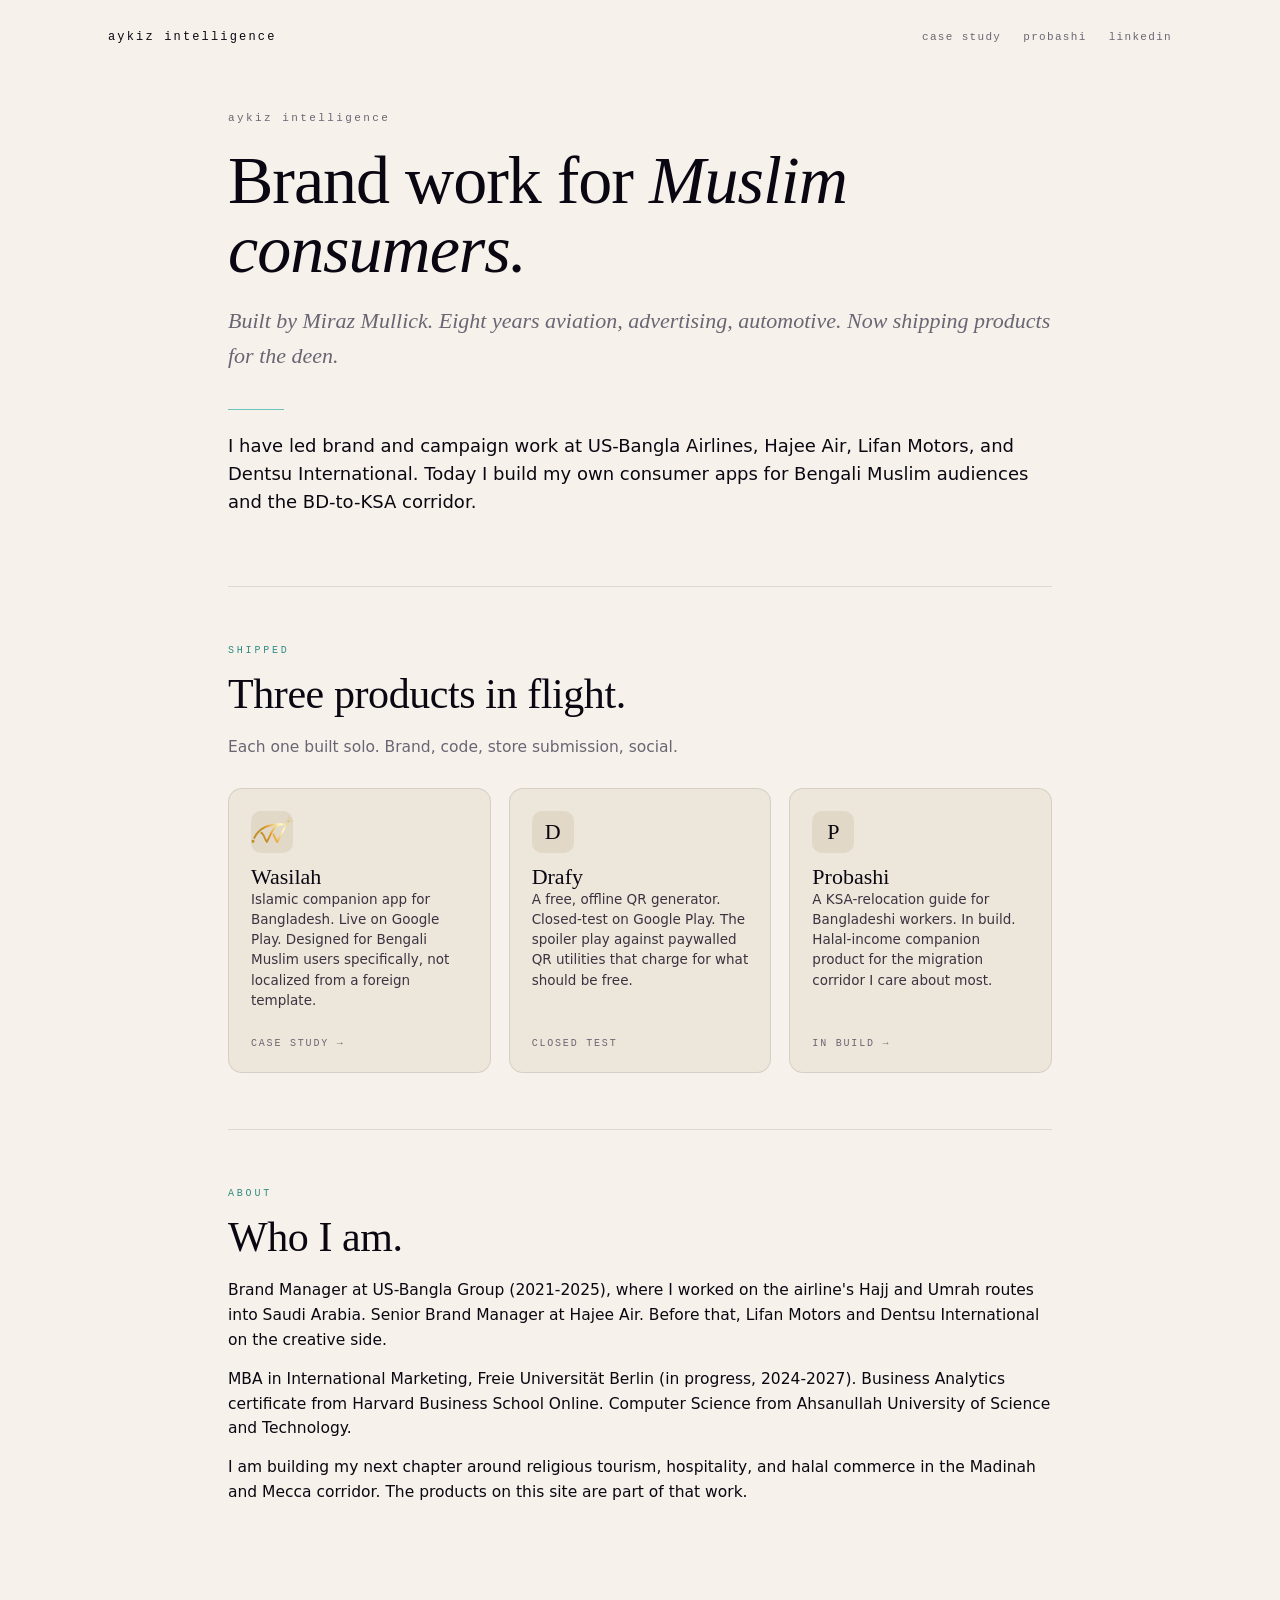
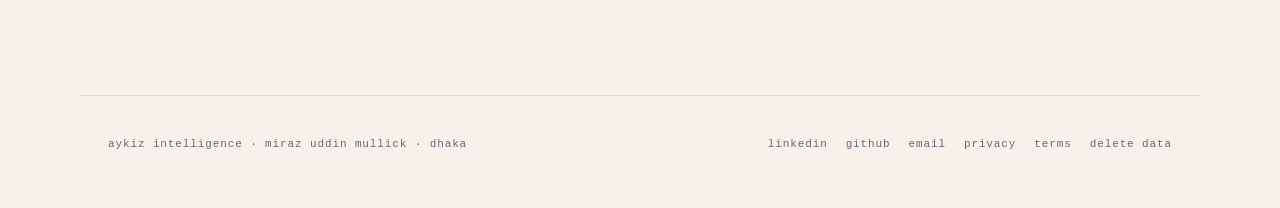
<file: index.html>
<!doctype html>
<html lang="en">
<head>
<meta charset="utf-8">
<meta name="viewport" content="width=device-width, initial-scale=1">
<title>Aykiz Intelligence - Brand work for Muslim consumers</title>
<meta name="description" content="Miraz Mullick. Brand manager with eight years across aviation, advertising, and consumer goods. Now building products for Muslim audiences under Aykiz Intelligence.">
<meta name="author" content="Miraz Mullick">
<meta name="theme-color" content="#F6F2EB">
<link rel="canonical" href="https://mumullickm.github.io/aykiz-site/">
<link rel="stylesheet" href="aykiz.css">

<meta property="og:title" content="Aykiz Intelligence">
<meta property="og:description" content="Brand work for Muslim consumers. By Miraz Mullick.">
<meta property="og:type" content="website">
<meta property="og:url" content="https://mumullickm.github.io/aykiz-site/">
</head>
<body>

<header class="site-header">
  <a href="./" class="site-header__brand">aykiz intelligence</a>
  <nav class="site-header__nav">
    <a href="wasilah.html">case study</a>
    <a href="probashi.html">probashi</a>
    <a href="https://www.linkedin.com/in/mumullick" target="_blank" rel="noopener">linkedin</a>
  </nav>
</header>

<main class="wrap">

  <section>
    <div class="eyebrow">aykiz intelligence</div>
    <h1 class="display">Brand work for <em>Muslim consumers.</em></h1>
    <p class="tag">Built by Miraz Mullick. Eight years aviation, advertising, automotive. Now shipping products for the deen.</p>
    <div class="bar bar--wide"></div>
    <p class="lead">I have led brand and campaign work at US-Bangla Airlines, Hajee Air, Lifan Motors, and Dentsu International. Today I build my own consumer apps for Bengali Muslim audiences and the BD-to-KSA corridor.</p>
  </section>

  <section>
    <div class="kicker">shipped</div>
    <h2 class="section-head">Three products in flight.</h2>
    <p class="dim">Each one built solo. Brand, code, store submission, social.</p>

    <div class="cards">

      <a class="card" href="wasilah.html">
        <div class="card__icon"><img src="wasilah/icon.svg" alt=""></div>
        <div>
          <div class="card__title">Wasilah</div>
          <p class="card__line">Islamic companion app for Bangladesh. Live on Google Play. Designed for Bengali Muslim users specifically, not localized from a foreign template.</p>
        </div>
        <div class="card__meta">case study &rarr;</div>
      </a>

      <div class="card" style="cursor:default">
        <div class="card__icon">D</div>
        <div>
          <div class="card__title">Drafy</div>
          <p class="card__line">A free, offline QR generator. Closed-test on Google Play. The spoiler play against paywalled QR utilities that charge for what should be free.</p>
        </div>
        <div class="card__meta">closed test</div>
      </div>

      <a class="card" href="probashi.html">
        <div class="card__icon">P</div>
        <div>
          <div class="card__title">Probashi</div>
          <p class="card__line">A KSA-relocation guide for Bangladeshi workers. In build. Halal-income companion product for the migration corridor I care about most.</p>
        </div>
        <div class="card__meta">in build &rarr;</div>
      </a>

    </div>
  </section>

  <section>
    <div class="kicker">about</div>
    <h2 class="section-head">Who I am.</h2>
    <p>Brand Manager at US-Bangla Group (2021-2025), where I worked on the airline's Hajj and Umrah routes into Saudi Arabia. Senior Brand Manager at Hajee Air. Before that, Lifan Motors and Dentsu International on the creative side.</p>
    <p>MBA in International Marketing, Freie Universit&auml;t Berlin (in progress, 2024-2027). Business Analytics certificate from Harvard Business School Online. Computer Science from Ahsanullah University of Science and Technology.</p>
    <p>I am building my next chapter around religious tourism, hospitality, and halal commerce in the Madinah and Mecca corridor. The products on this site are part of that work.</p>
  </section>

</main>

<footer class="site-footer">
  <div>aykiz intelligence &middot; miraz uddin mullick &middot; dhaka</div>
  <div class="footer-links">
    <a href="https://www.linkedin.com/in/mumullick" target="_blank" rel="noopener">linkedin</a>
    <a href="https://github.com/mumullickm" target="_blank" rel="noopener">github</a>
    <a href="mailto:mumullickm@gmail.com">email</a>
    <a href="privacy.html">privacy</a>
    <a href="terms.html">terms</a>
    <a href="delete-data.html">delete data</a>
  </div>
</footer>

</body>
</html>
</file>
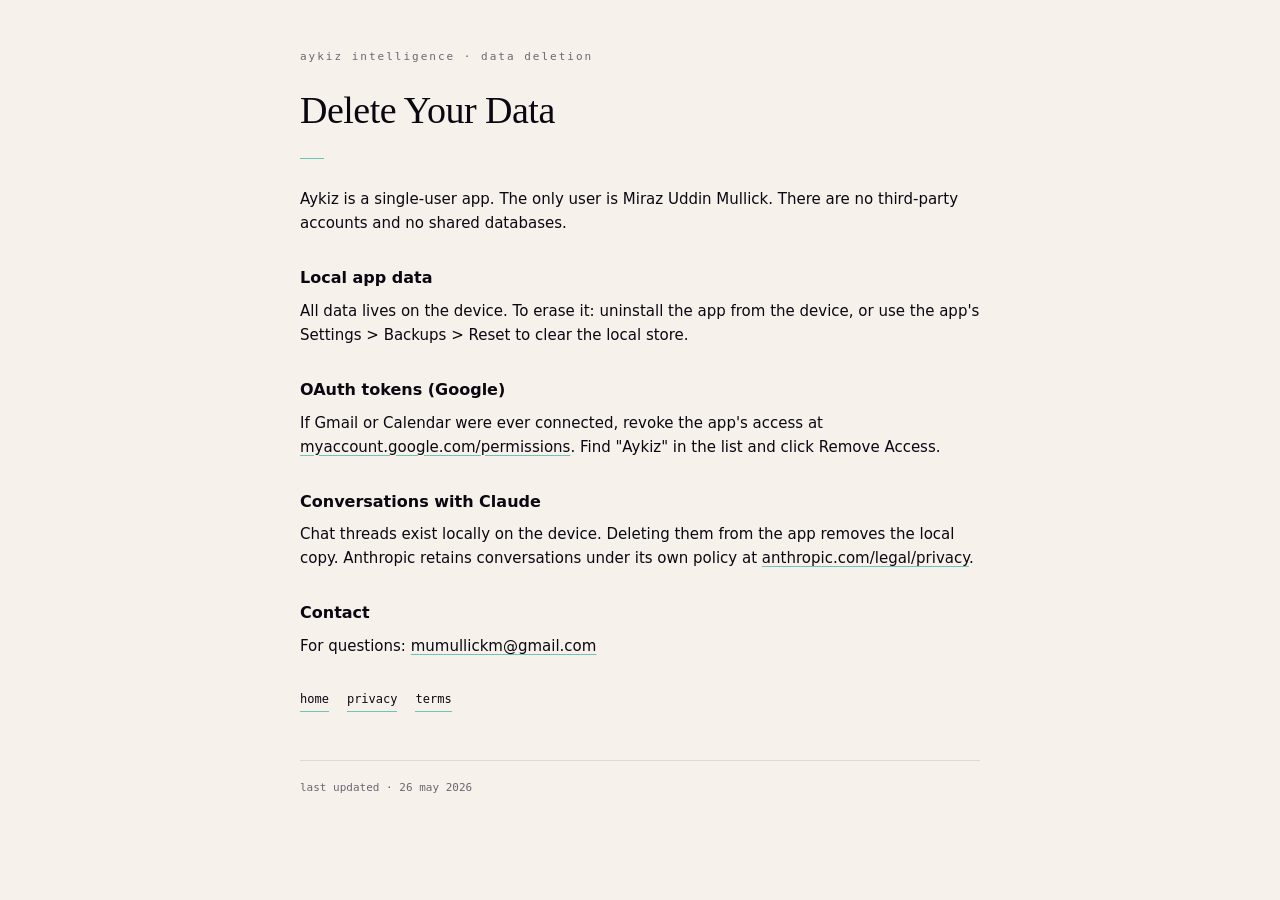
<file: delete-data.html>
<!doctype html>
<html lang="en">
<head>
<meta charset="utf-8" />
<meta name="viewport" content="width=device-width,initial-scale=1" />
<title>Aykiz Intelligence — Delete Data</title>
<style>
  :root{--ink:#0B0712;--cream:#F6F2EB;--teal:#6BC5BD;--muted:#6B6573;
    --line:rgba(11,7,18,.10)}
  *{box-sizing:border-box;margin:0;padding:0}
  body{background:var(--cream);color:var(--ink);
    font-family:-apple-system,BlinkMacSystemFont,"Inter","Segoe UI",system-ui,sans-serif;
    line-height:1.6;padding:48px 22px 80px}
  .wrap{max-width:680px;margin:0 auto}
  .eyebrow{font-family:ui-monospace,monospace;font-size:11px;letter-spacing:2px;
    color:var(--muted);text-transform:lowercase}
  h1{font-family:"EB Garamond",Garamond,Georgia,serif;font-size:38px;
    font-weight:400;letter-spacing:-.5px;margin:14px 0 4px}
  .bar{width:24px;height:1px;background:var(--teal);margin:18px 0 28px}
  h2{font-size:16px;margin:30px 0 8px;font-weight:600}
  p,li{font-size:15px;margin-bottom:10px;color:var(--ink)}
  ul{margin:6px 0 6px 22px}
  a{color:var(--ink);text-decoration:underline;text-decoration-color:var(--teal);
    text-underline-offset:3px}
  .foot{margin-top:48px;padding-top:18px;border-top:1px solid var(--line);
    font-family:ui-monospace,monospace;font-size:11px;color:var(--muted)}
  .nav{margin-top:32px;display:flex;gap:18px;font-family:ui-monospace,monospace;
    font-size:12px}
  .nav a{text-decoration:none;border-bottom:1px solid var(--teal);padding-bottom:2px}
</style>
</head>
<body>
<div class="wrap">
  <div class="eyebrow">aykiz intelligence · data deletion</div>
  <h1>Delete Your Data</h1>
  <div class="bar"></div>

  <p>Aykiz is a single-user app. The only user is Miraz Uddin Mullick. There
  are no third-party accounts and no shared databases.</p>

  <h2>Local app data</h2>
  <p>All data lives on the device. To erase it: uninstall the app from the
  device, or use the app's Settings &gt; Backups &gt; Reset to clear the
  local store.</p>

  <h2>OAuth tokens (Google)</h2>
  <p>If Gmail or Calendar were ever connected, revoke the app's access at
  <a href="https://myaccount.google.com/permissions">myaccount.google.com/permissions</a>.
  Find "Aykiz" in the list and click Remove Access.</p>

  <h2>Conversations with Claude</h2>
  <p>Chat threads exist locally on the device. Deleting them from the app
  removes the local copy. Anthropic retains conversations under its own
  policy at <a href="https://www.anthropic.com/legal/privacy">anthropic.com/legal/privacy</a>.</p>

  <h2>Contact</h2>
  <p>For questions: <a href="mailto:mumullickm@gmail.com">mumullickm@gmail.com</a></p>

  <div class="nav">
    <a href="index.html">home</a>
    <a href="privacy.html">privacy</a>
    <a href="terms.html">terms</a>
  </div>

  <div class="foot">last updated · 26 may 2026</div>
</div>
</body>
</html>
</file>
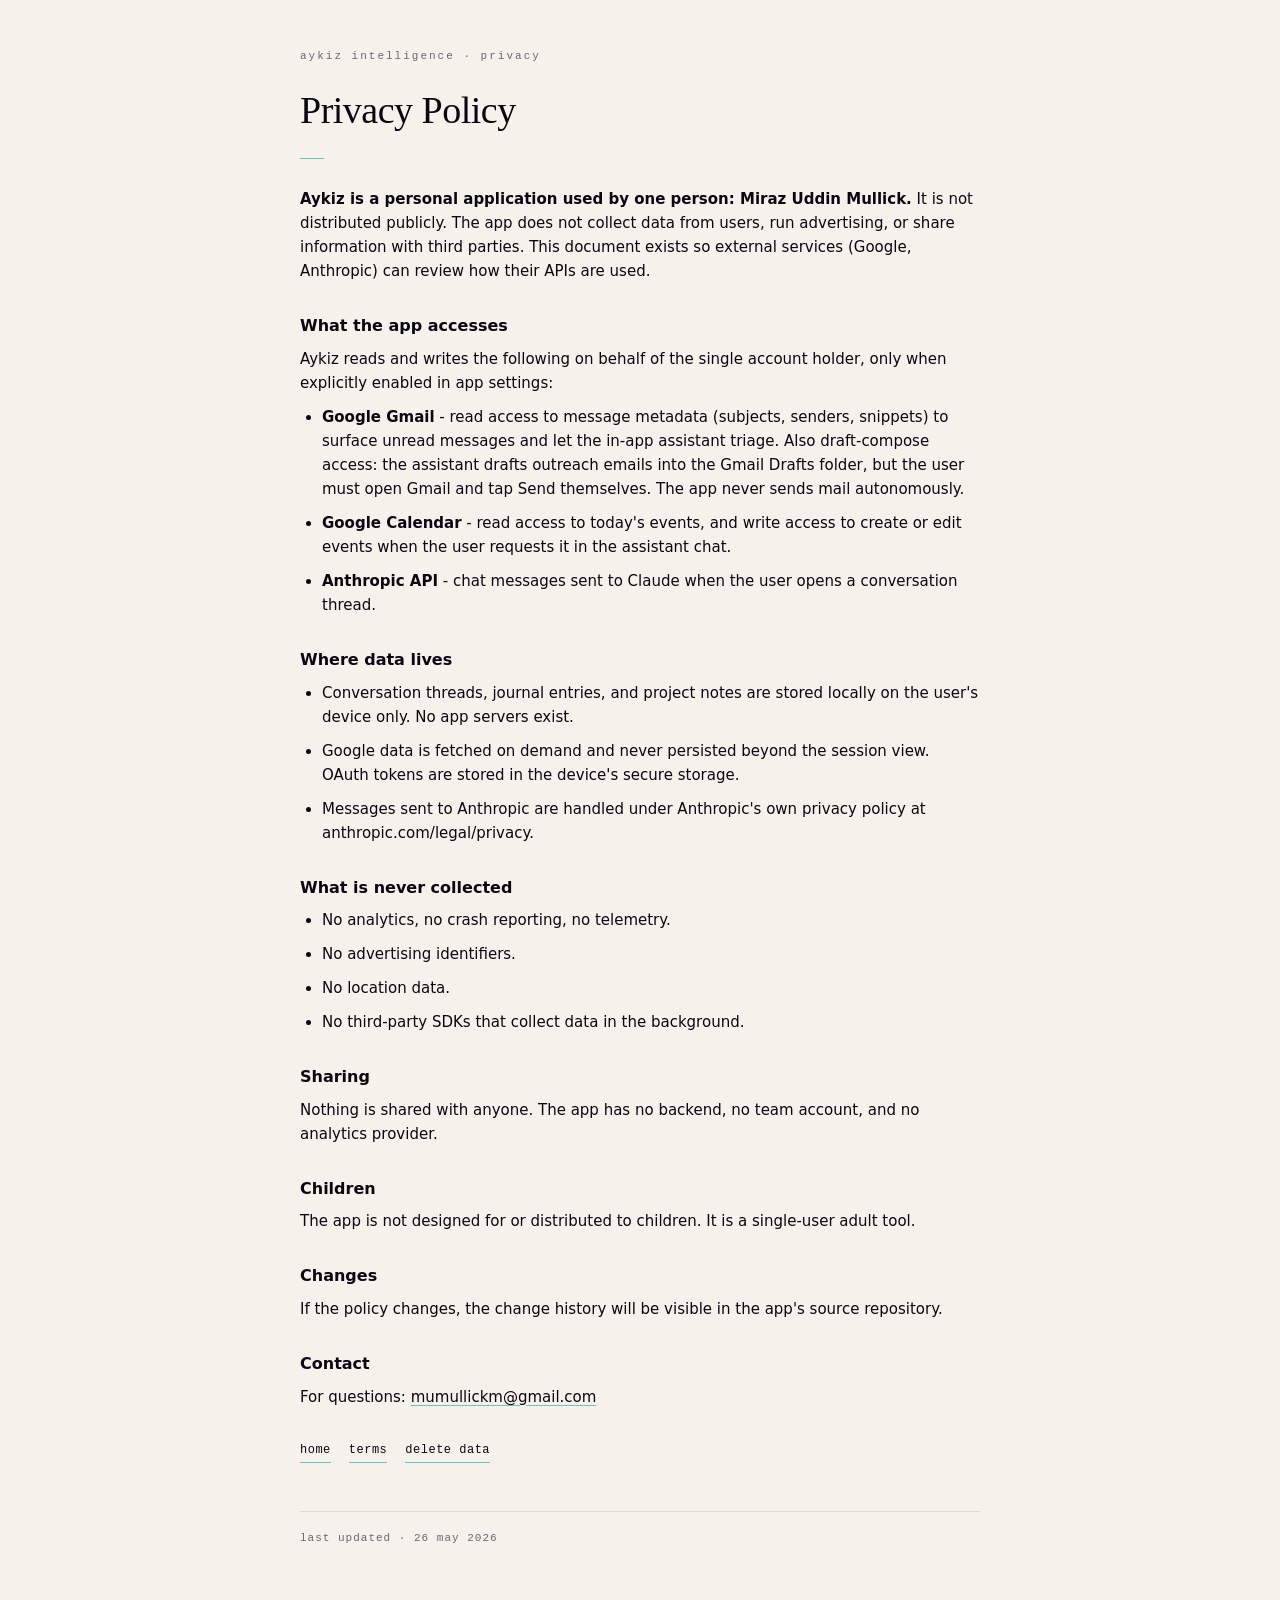
<file: privacy.html>
<!doctype html>
<html lang="en">
<head>
<meta charset="utf-8" />
<meta name="viewport" content="width=device-width,initial-scale=1" />
<title>Aykiz Intelligence — Privacy Policy</title>
<style>
  :root{--ink:#0B0712;--cream:#F6F2EB;--teal:#6BC5BD;--muted:#6B6573;
    --line:rgba(11,7,18,.10)}
  *{box-sizing:border-box;margin:0;padding:0}
  body{background:var(--cream);color:var(--ink);
    font-family:-apple-system,BlinkMacSystemFont,"Inter","Segoe UI",system-ui,sans-serif;
    -webkit-font-smoothing:antialiased;line-height:1.6;padding:48px 22px 80px}
  .wrap{max-width:680px;margin:0 auto}
  .eyebrow{font-family:ui-monospace,monospace;font-size:11px;letter-spacing:2px;
    color:var(--muted);text-transform:lowercase}
  h1{font-family:"EB Garamond",Garamond,Georgia,serif;font-size:38px;
    font-weight:400;letter-spacing:-.5px;margin:14px 0 4px}
  .bar{width:24px;height:1px;background:var(--teal);margin:18px 0 28px}
  h2{font-size:16px;margin:30px 0 8px;font-weight:600}
  p,li{font-size:15px;margin-bottom:10px;color:var(--ink)}
  ul{margin:6px 0 6px 22px}
  a{color:var(--ink);text-decoration:underline;text-decoration-color:var(--teal);
    text-underline-offset:3px}
  .foot{margin-top:48px;padding-top:18px;border-top:1px solid var(--line);
    font-family:ui-monospace,monospace;font-size:11px;color:var(--muted);
    letter-spacing:1px}
  .nav{margin-top:32px;display:flex;gap:18px;font-family:ui-monospace,monospace;
    font-size:12px;letter-spacing:.5px}
  .nav a{text-decoration:none;border-bottom:1px solid var(--teal);
    padding-bottom:2px}
</style>
</head>
<body>
<div class="wrap">
  <div class="eyebrow">aykiz intelligence · privacy</div>
  <h1>Privacy Policy</h1>
  <div class="bar"></div>

  <p><strong>Aykiz is a personal application used by one person: Miraz Uddin
  Mullick.</strong> It is not distributed publicly. The app does not collect
  data from users, run advertising, or share information with third parties.
  This document exists so external services (Google, Anthropic) can review
  how their APIs are used.</p>

  <h2>What the app accesses</h2>
  <p>Aykiz reads and writes the following on behalf of the single account
  holder, only when explicitly enabled in app settings:</p>
  <ul>
    <li><strong>Google Gmail</strong> - read access to message metadata
    (subjects, senders, snippets) to surface unread messages and let the
    in-app assistant triage. Also draft-compose access: the assistant
    drafts outreach emails into the Gmail Drafts folder, but the user
    must open Gmail and tap Send themselves. The app never sends mail
    autonomously.</li>
    <li><strong>Google Calendar</strong> - read access to today's events,
    and write access to create or edit events when the user requests it
    in the assistant chat.</li>
    <li><strong>Anthropic API</strong> - chat messages sent to Claude
    when the user opens a conversation thread.</li>
  </ul>

  <h2>Where data lives</h2>
  <ul>
    <li>Conversation threads, journal entries, and project notes are
    stored locally on the user's device only. No app servers exist.</li>
    <li>Google data is fetched on demand and never persisted beyond the
    session view. OAuth tokens are stored in the device's secure storage.</li>
    <li>Messages sent to Anthropic are handled under Anthropic's own
    privacy policy at anthropic.com/legal/privacy.</li>
  </ul>

  <h2>What is never collected</h2>
  <ul>
    <li>No analytics, no crash reporting, no telemetry.</li>
    <li>No advertising identifiers.</li>
    <li>No location data.</li>
    <li>No third-party SDKs that collect data in the background.</li>
  </ul>

  <h2>Sharing</h2>
  <p>Nothing is shared with anyone. The app has no backend, no team account,
  and no analytics provider.</p>

  <h2>Children</h2>
  <p>The app is not designed for or distributed to children. It is a
  single-user adult tool.</p>

  <h2>Changes</h2>
  <p>If the policy changes, the change history will be visible in the
  app's source repository.</p>

  <h2>Contact</h2>
  <p>For questions: <a href="mailto:mumullickm@gmail.com">mumullickm@gmail.com</a></p>

  <div class="nav">
    <a href="index.html">home</a>
    <a href="terms.html">terms</a>
    <a href="delete-data.html">delete data</a>
  </div>

  <div class="foot">last updated · 26 may 2026</div>
</div>
</body>
</html>
</file>
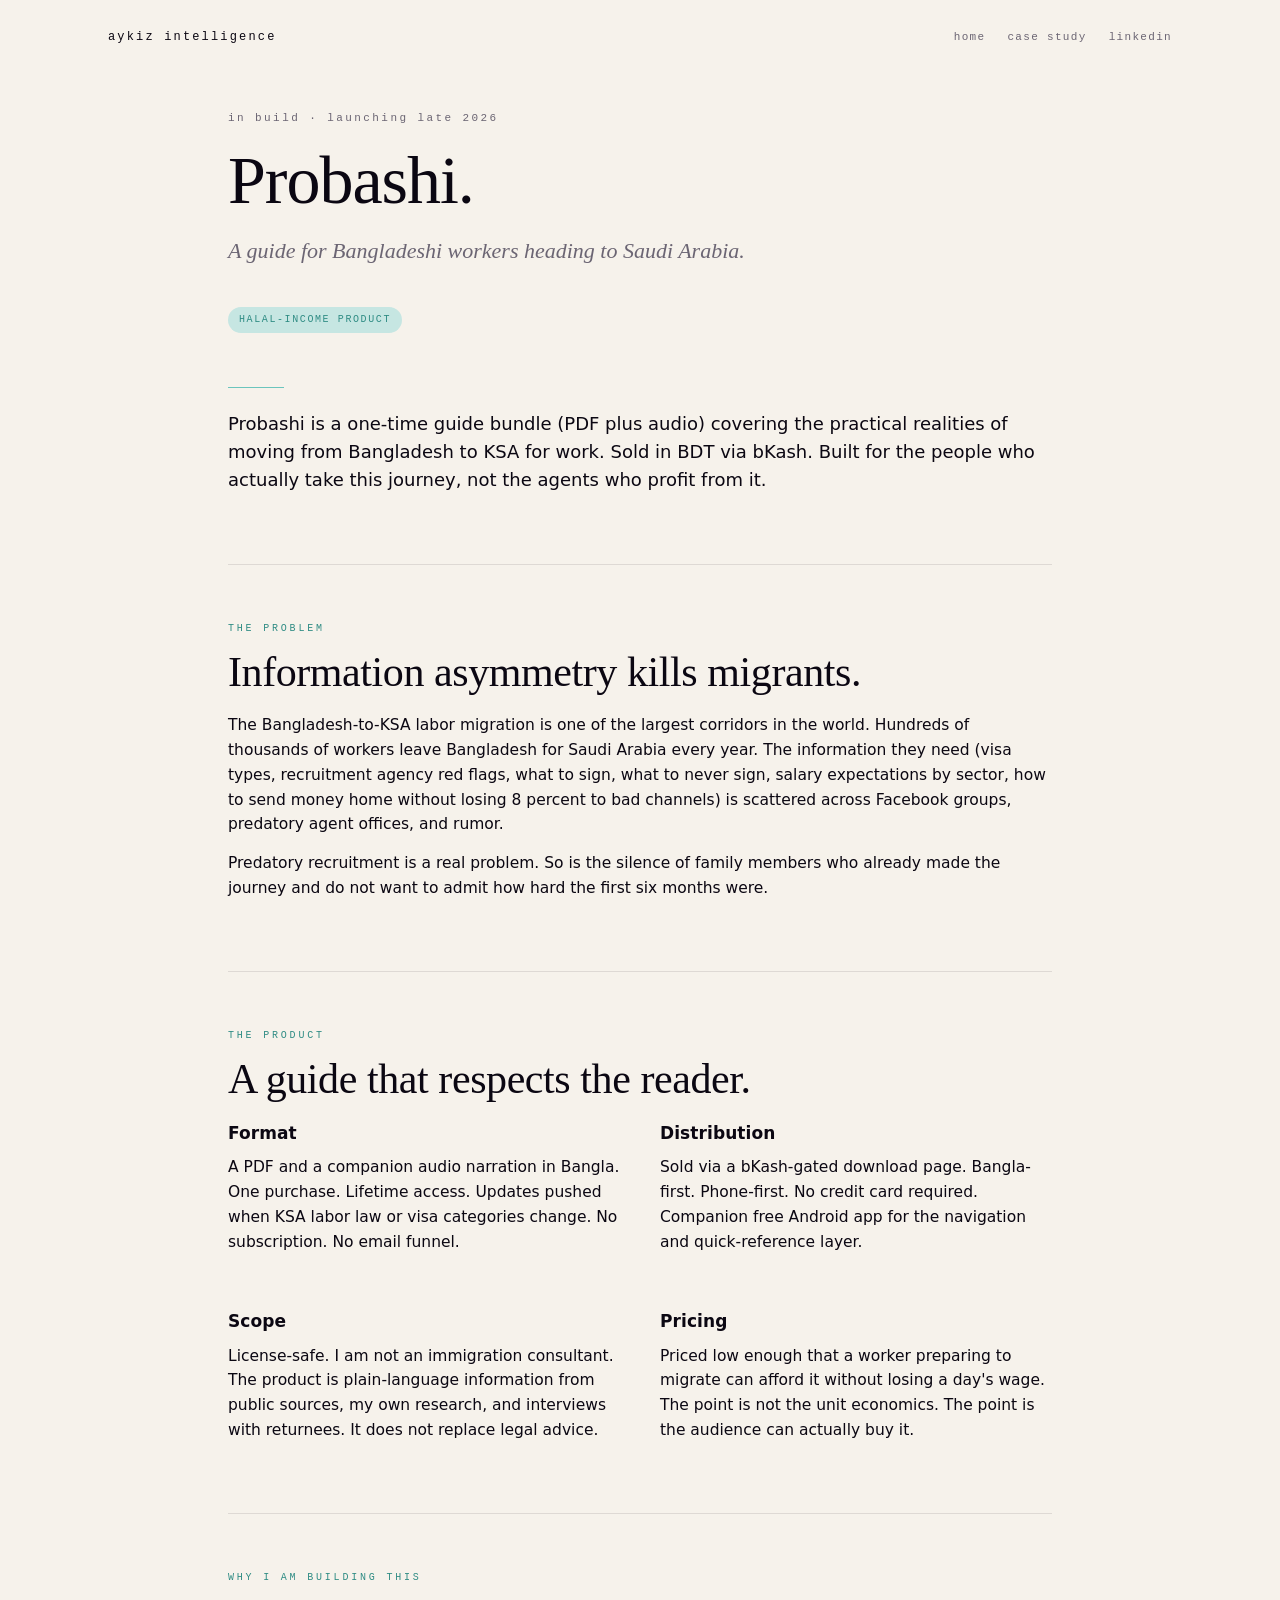
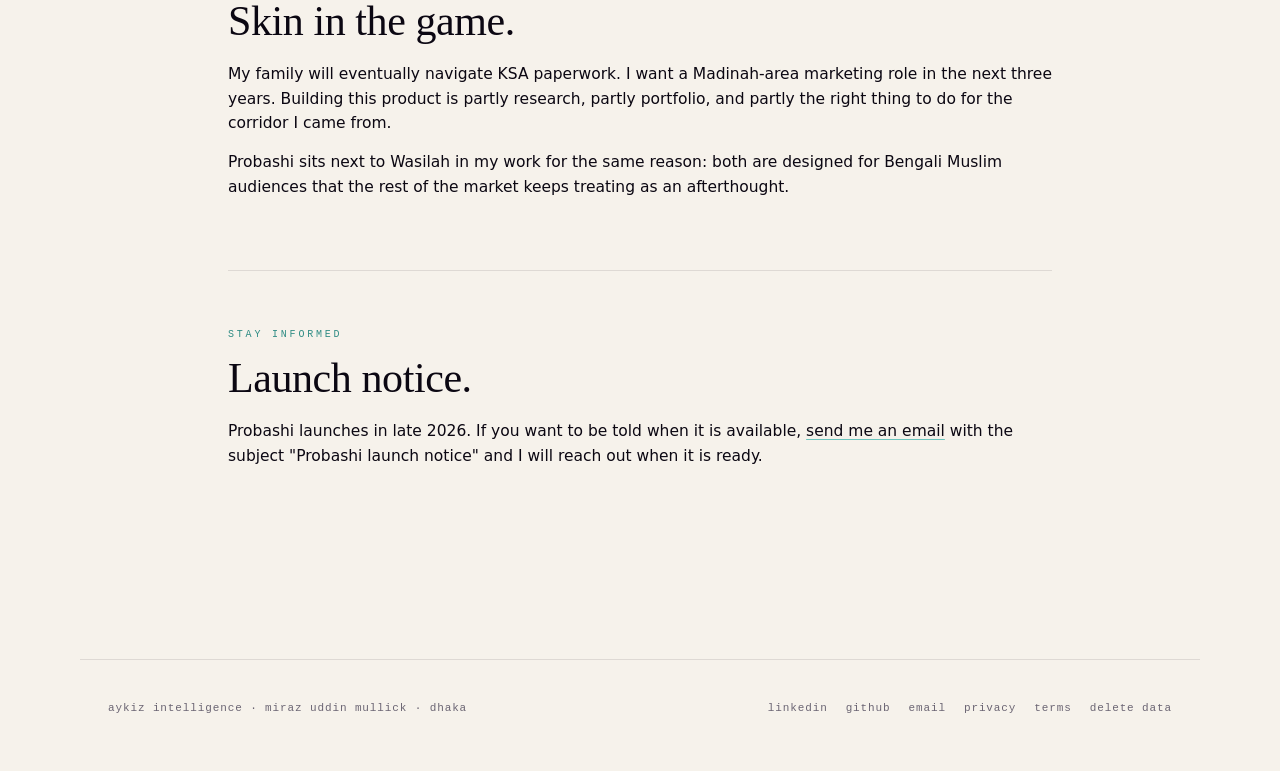
<file: probashi.html>
<!doctype html>
<html lang="en">
<head>
<meta charset="utf-8">
<meta name="viewport" content="width=device-width, initial-scale=1">
<title>Probashi - KSA relocation guide | Aykiz Intelligence</title>
<meta name="description" content="A guide for Bangladeshi workers heading to Saudi Arabia. In build. Halal-income companion product from Aykiz Intelligence.">
<meta name="author" content="Miraz Mullick">
<meta name="theme-color" content="#F6F2EB">
<link rel="canonical" href="https://mumullickm.github.io/aykiz-site/probashi.html">
<link rel="stylesheet" href="aykiz.css">

<meta property="og:title" content="Probashi - KSA relocation guide">
<meta property="og:description" content="A guide for Bangladeshi workers heading to Saudi Arabia. In build.">
<meta property="og:type" content="article">
<meta property="og:url" content="https://mumullickm.github.io/aykiz-site/probashi.html">
</head>
<body>

<header class="site-header">
  <a href="./" class="site-header__brand">aykiz intelligence</a>
  <nav class="site-header__nav">
    <a href="./">home</a>
    <a href="wasilah.html">case study</a>
    <a href="https://www.linkedin.com/in/mumullick" target="_blank" rel="noopener">linkedin</a>
  </nav>
</header>

<main class="wrap">

  <section>
    <div class="eyebrow">in build &middot; launching late 2026</div>
    <h1 class="display">Probashi.</h1>
    <p class="tag">A guide for Bangladeshi workers heading to Saudi Arabia.</p>
    <span class="pill pill--teal">halal-income product</span>
    <div class="bar bar--wide"></div>
    <p class="lead">Probashi is a one-time guide bundle (PDF plus audio) covering the practical realities of moving from Bangladesh to KSA for work. Sold in BDT via bKash. Built for the people who actually take this journey, not the agents who profit from it.</p>
  </section>

  <section>
    <div class="kicker">the problem</div>
    <h2 class="section-head">Information asymmetry kills migrants.</h2>
    <p>The Bangladesh-to-KSA labor migration is one of the largest corridors in the world. Hundreds of thousands of workers leave Bangladesh for Saudi Arabia every year. The information they need (visa types, recruitment agency red flags, what to sign, what to never sign, salary expectations by sector, how to send money home without losing 8 percent to bad channels) is scattered across Facebook groups, predatory agent offices, and rumor.</p>
    <p>Predatory recruitment is a real problem. So is the silence of family members who already made the journey and do not want to admit how hard the first six months were.</p>
  </section>

  <section>
    <div class="kicker">the product</div>
    <h2 class="section-head">A guide that respects the reader.</h2>

    <div class="two-col">
      <div>
        <h3 class="block-head">Format</h3>
        <p>A PDF and a companion audio narration in Bangla. One purchase. Lifetime access. Updates pushed when KSA labor law or visa categories change. No subscription. No email funnel.</p>
      </div>
      <div>
        <h3 class="block-head">Distribution</h3>
        <p>Sold via a bKash-gated download page. Bangla-first. Phone-first. No credit card required. Companion free Android app for the navigation and quick-reference layer.</p>
      </div>
      <div>
        <h3 class="block-head">Scope</h3>
        <p>License-safe. I am not an immigration consultant. The product is plain-language information from public sources, my own research, and interviews with returnees. It does not replace legal advice.</p>
      </div>
      <div>
        <h3 class="block-head">Pricing</h3>
        <p>Priced low enough that a worker preparing to migrate can afford it without losing a day's wage. The point is not the unit economics. The point is the audience can actually buy it.</p>
      </div>
    </div>
  </section>

  <section>
    <div class="kicker">why I am building this</div>
    <h2 class="section-head">Skin in the game.</h2>
    <p>My family will eventually navigate KSA paperwork. I want a Madinah-area marketing role in the next three years. Building this product is partly research, partly portfolio, and partly the right thing to do for the corridor I came from.</p>
    <p>Probashi sits next to Wasilah in my work for the same reason: both are designed for Bengali Muslim audiences that the rest of the market keeps treating as an afterthought.</p>
  </section>

  <section>
    <div class="kicker">stay informed</div>
    <h2 class="section-head">Launch notice.</h2>
    <p>Probashi launches in late 2026. If you want to be told when it is available, <a href="mailto:mumullickm@gmail.com?subject=Probashi%20launch%20notice">send me an email</a> with the subject "Probashi launch notice" and I will reach out when it is ready.</p>
  </section>

</main>

<footer class="site-footer">
  <div>aykiz intelligence &middot; miraz uddin mullick &middot; dhaka</div>
  <div class="footer-links">
    <a href="https://www.linkedin.com/in/mumullick" target="_blank" rel="noopener">linkedin</a>
    <a href="https://github.com/mumullickm" target="_blank" rel="noopener">github</a>
    <a href="mailto:mumullickm@gmail.com">email</a>
    <a href="privacy.html">privacy</a>
    <a href="terms.html">terms</a>
    <a href="delete-data.html">delete data</a>
  </div>
</footer>

</body>
</html>
</file>
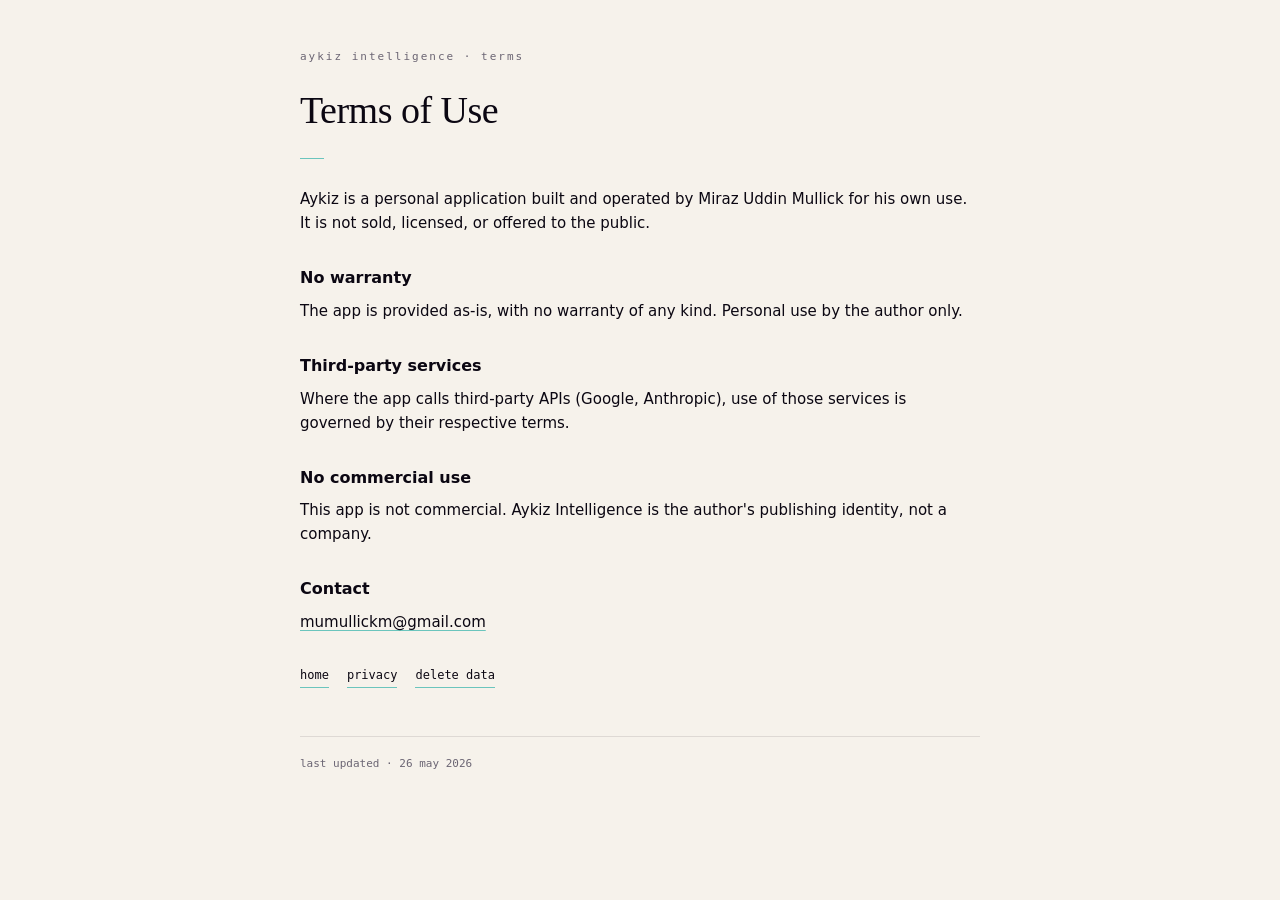
<file: terms.html>
<!doctype html>
<html lang="en">
<head>
<meta charset="utf-8" />
<meta name="viewport" content="width=device-width,initial-scale=1" />
<title>Aykiz Intelligence — Terms</title>
<style>
  :root{--ink:#0B0712;--cream:#F6F2EB;--teal:#6BC5BD;--muted:#6B6573;
    --line:rgba(11,7,18,.10)}
  *{box-sizing:border-box;margin:0;padding:0}
  body{background:var(--cream);color:var(--ink);
    font-family:-apple-system,BlinkMacSystemFont,"Inter","Segoe UI",system-ui,sans-serif;
    line-height:1.6;padding:48px 22px 80px}
  .wrap{max-width:680px;margin:0 auto}
  .eyebrow{font-family:ui-monospace,monospace;font-size:11px;letter-spacing:2px;
    color:var(--muted);text-transform:lowercase}
  h1{font-family:"EB Garamond",Garamond,Georgia,serif;font-size:38px;
    font-weight:400;letter-spacing:-.5px;margin:14px 0 4px}
  .bar{width:24px;height:1px;background:var(--teal);margin:18px 0 28px}
  h2{font-size:16px;margin:30px 0 8px;font-weight:600}
  p{font-size:15px;margin-bottom:10px}
  a{color:var(--ink);text-decoration:underline;text-decoration-color:var(--teal);
    text-underline-offset:3px}
  .foot{margin-top:48px;padding-top:18px;border-top:1px solid var(--line);
    font-family:ui-monospace,monospace;font-size:11px;color:var(--muted)}
  .nav{margin-top:32px;display:flex;gap:18px;font-family:ui-monospace,monospace;
    font-size:12px}
  .nav a{text-decoration:none;border-bottom:1px solid var(--teal);padding-bottom:2px}
</style>
</head>
<body>
<div class="wrap">
  <div class="eyebrow">aykiz intelligence · terms</div>
  <h1>Terms of Use</h1>
  <div class="bar"></div>

  <p>Aykiz is a personal application built and operated by Miraz Uddin
  Mullick for his own use. It is not sold, licensed, or offered to the
  public.</p>

  <h2>No warranty</h2>
  <p>The app is provided as-is, with no warranty of any kind. Personal use
  by the author only.</p>

  <h2>Third-party services</h2>
  <p>Where the app calls third-party APIs (Google, Anthropic), use of those
  services is governed by their respective terms.</p>

  <h2>No commercial use</h2>
  <p>This app is not commercial. Aykiz Intelligence is the author's
  publishing identity, not a company.</p>

  <h2>Contact</h2>
  <p><a href="mailto:mumullickm@gmail.com">mumullickm@gmail.com</a></p>

  <div class="nav">
    <a href="index.html">home</a>
    <a href="privacy.html">privacy</a>
    <a href="delete-data.html">delete data</a>
  </div>

  <div class="foot">last updated · 26 may 2026</div>
</div>
</body>
</html>
</file>
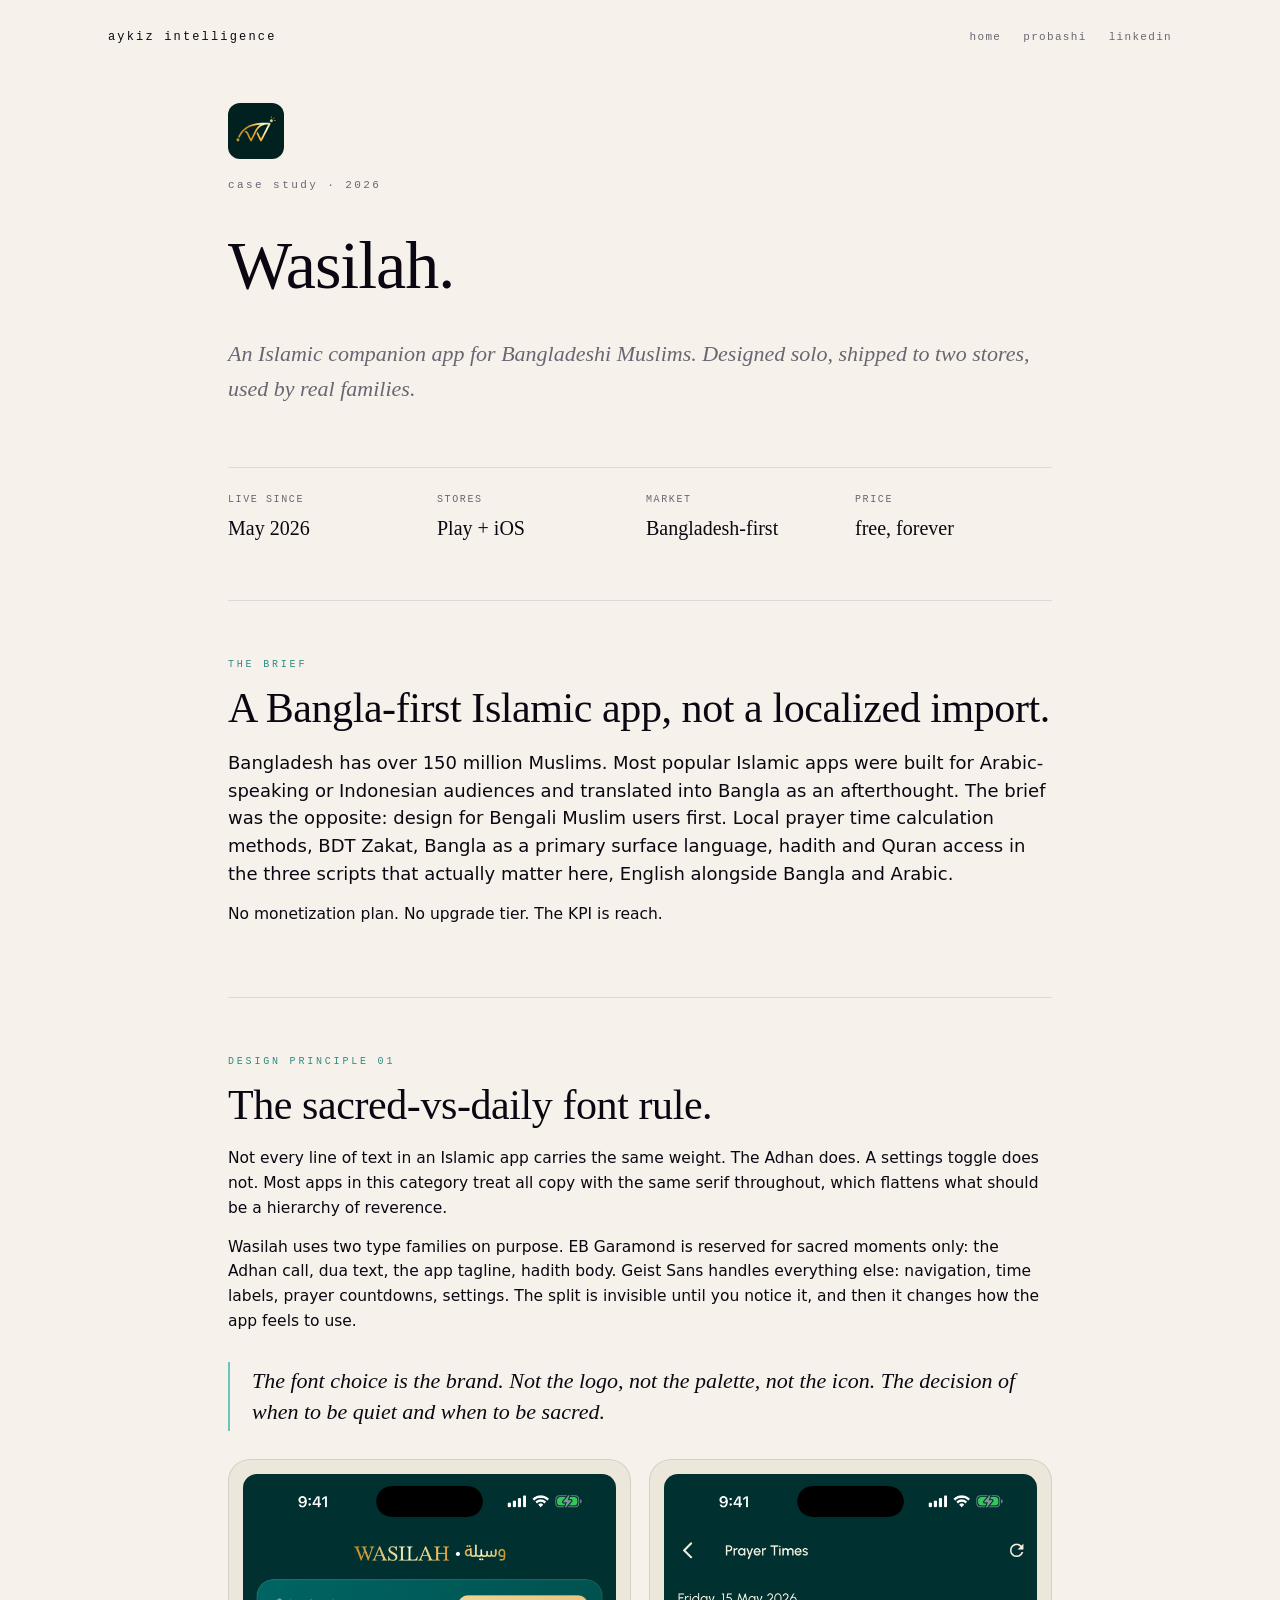
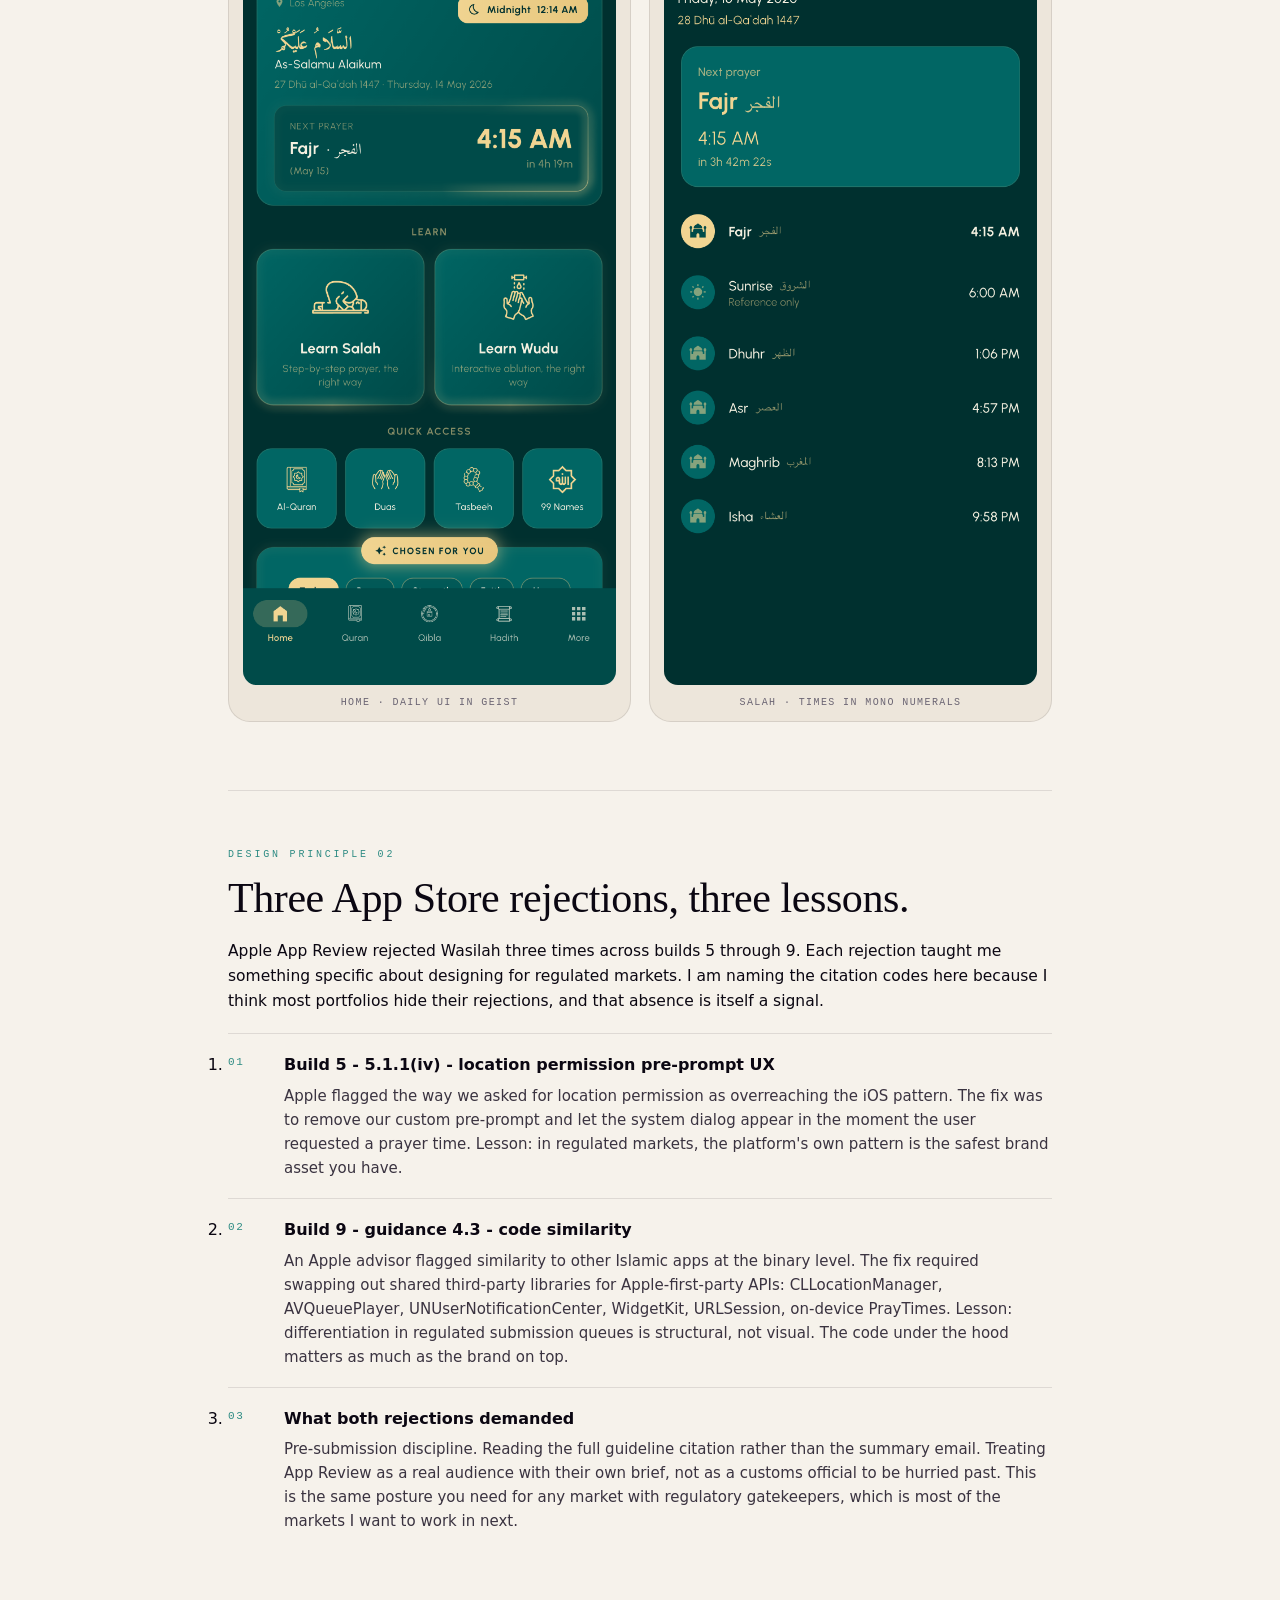
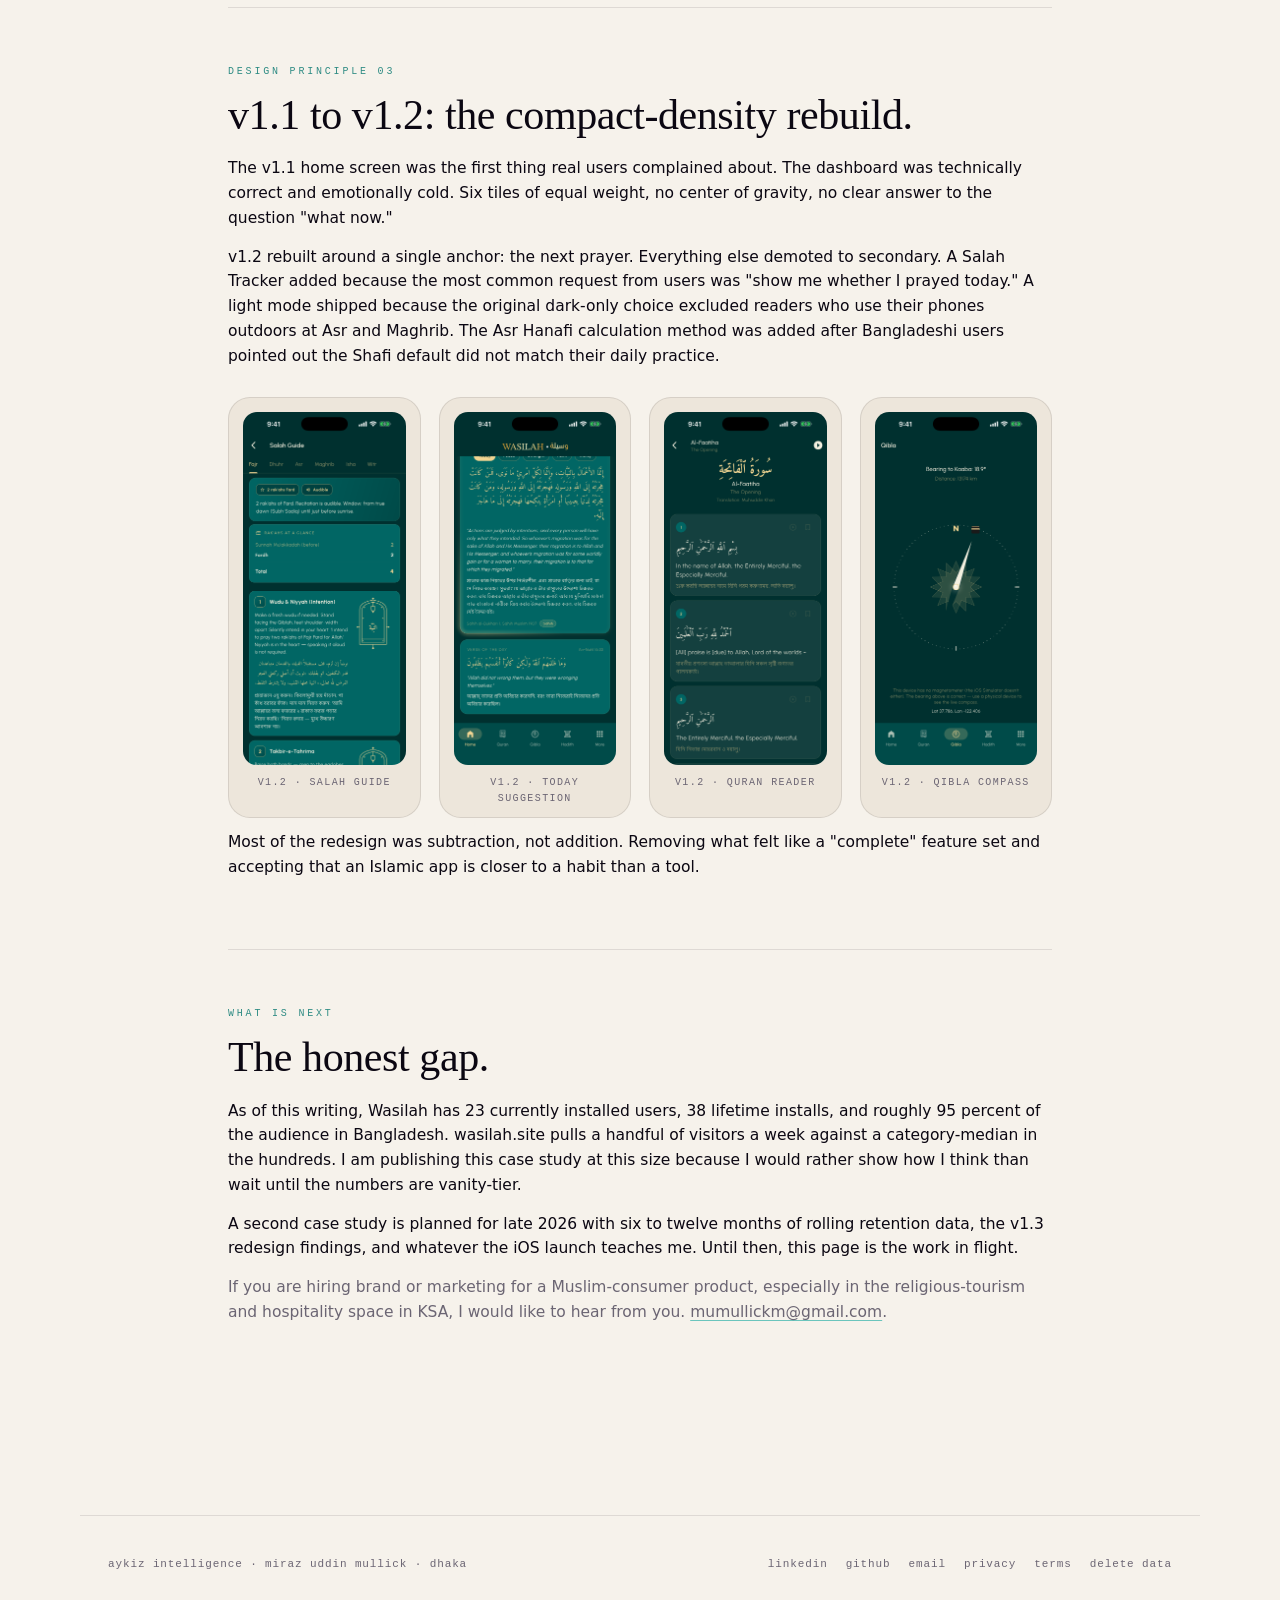
<file: wasilah.html>
<!doctype html>
<html lang="en">
<head>
<meta charset="utf-8">
<meta name="viewport" content="width=device-width, initial-scale=1">
<title>Wasilah - case study | Aykiz Intelligence</title>
<meta name="description" content="An Islamic companion app for Bangladesh, designed solo. Sacred-vs-daily typography, three App Store rejections, and the v1.1 to v1.2 redesign.">
<meta name="author" content="Miraz Mullick">
<meta name="theme-color" content="#F6F2EB">
<link rel="canonical" href="https://mumullickm.github.io/aykiz-site/wasilah.html">
<link rel="stylesheet" href="aykiz.css">

<meta property="og:title" content="Wasilah - case study">
<meta property="og:description" content="An Islamic companion app for Bangladesh. Built solo. Two stores. Real families.">
<meta property="og:type" content="article">
<meta property="og:url" content="https://mumullickm.github.io/aykiz-site/wasilah.html">
</head>
<body>

<header class="site-header">
  <a href="./" class="site-header__brand">aykiz intelligence</a>
  <nav class="site-header__nav">
    <a href="./">home</a>
    <a href="probashi.html">probashi</a>
    <a href="https://www.linkedin.com/in/mumullick" target="_blank" rel="noopener">linkedin</a>
  </nav>
</header>

<main class="wrap">

  <section>
    <div class="case-hero">
      <div class="case-hero__icon"><img src="wasilah/icon.svg" alt="Wasilah icon"></div>
      <div class="eyebrow">case study &middot; 2026</div>
      <h1 class="display">Wasilah.</h1>
      <p class="tag">An Islamic companion app for Bangladeshi Muslims. Designed solo, shipped to two stores, used by real families.</p>
    </div>

    <dl class="facts">
      <div><dt>live since</dt><dd>May 2026</dd></div>
      <div><dt>stores</dt><dd>Play + iOS</dd></div>
      <div><dt>market</dt><dd>Bangladesh-first</dd></div>
      <div><dt>price</dt><dd>free, forever</dd></div>
    </dl>
  </section>

  <section>
    <div class="kicker">the brief</div>
    <h2 class="section-head">A Bangla-first Islamic app, not a localized import.</h2>
    <p class="lead">Bangladesh has over 150 million Muslims. Most popular Islamic apps were built for Arabic-speaking or Indonesian audiences and translated into Bangla as an afterthought. The brief was the opposite: design for Bengali Muslim users first. Local prayer time calculation methods, BDT Zakat, Bangla as a primary surface language, hadith and Quran access in the three scripts that actually matter here, English alongside Bangla and Arabic.</p>
    <p>No monetization plan. No upgrade tier. The KPI is reach.</p>
  </section>

  <section>
    <div class="kicker">design principle 01</div>
    <h2 class="section-head">The sacred-vs-daily font rule.</h2>
    <p>Not every line of text in an Islamic app carries the same weight. The Adhan does. A settings toggle does not. Most apps in this category treat all copy with the same serif throughout, which flattens what should be a hierarchy of reverence.</p>
    <p>Wasilah uses two type families on purpose. EB Garamond is reserved for sacred moments only: the Adhan call, dua text, the app tagline, hadith body. Geist Sans handles everything else: navigation, time labels, prayer countdowns, settings. The split is invisible until you notice it, and then it changes how the app feels to use.</p>

    <div class="pull">The font choice is the brand. Not the logo, not the palette, not the icon. The decision of when to be quiet and when to be sacred.</div>

    <div class="frames">
      <div class="frame">
        <img src="wasilah/06-home-overview.png" alt="Wasilah home overview">
        <div class="frame__caption">home &middot; daily UI in Geist</div>
      </div>
      <div class="frame">
        <img src="wasilah/05-prayer-times.png" alt="Wasilah prayer times">
        <div class="frame__caption">salah &middot; times in mono numerals</div>
      </div>
    </div>
  </section>

  <section>
    <div class="kicker">design principle 02</div>
    <h2 class="section-head">Three App Store rejections, three lessons.</h2>
    <p>Apple App Review rejected Wasilah three times across builds 5 through 9. Each rejection taught me something specific about designing for regulated markets. I am naming the citation codes here because I think most portfolios hide their rejections, and that absence is itself a signal.</p>

    <ol class="lessons">
      <li>
        <strong>Build 5 - 5.1.1(iv) - location permission pre-prompt UX</strong>
        <p>Apple flagged the way we asked for location permission as overreaching the iOS pattern. The fix was to remove our custom pre-prompt and let the system dialog appear in the moment the user requested a prayer time. Lesson: in regulated markets, the platform's own pattern is the safest brand asset you have.</p>
      </li>
      <li>
        <strong>Build 9 - guidance 4.3 - code similarity</strong>
        <p>An Apple advisor flagged similarity to other Islamic apps at the binary level. The fix required swapping out shared third-party libraries for Apple-first-party APIs: CLLocationManager, AVQueuePlayer, UNUserNotificationCenter, WidgetKit, URLSession, on-device PrayTimes. Lesson: differentiation in regulated submission queues is structural, not visual. The code under the hood matters as much as the brand on top.</p>
      </li>
      <li>
        <strong>What both rejections demanded</strong>
        <p>Pre-submission discipline. Reading the full guideline citation rather than the summary email. Treating App Review as a real audience with their own brief, not as a customs official to be hurried past. This is the same posture you need for any market with regulatory gatekeepers, which is most of the markets I want to work in next.</p>
      </li>
    </ol>
  </section>

  <section>
    <div class="kicker">design principle 03</div>
    <h2 class="section-head">v1.1 to v1.2: the compact-density rebuild.</h2>
    <p>The v1.1 home screen was the first thing real users complained about. The dashboard was technically correct and emotionally cold. Six tiles of equal weight, no center of gravity, no clear answer to the question "what now."</p>
    <p>v1.2 rebuilt around a single anchor: the next prayer. Everything else demoted to secondary. A Salah Tracker added because the most common request from users was "show me whether I prayed today." A light mode shipped because the original dark-only choice excluded readers who use their phones outdoors at Asr and Maghrib. The Asr Hanafi calculation method was added after Bangladeshi users pointed out the Shafi default did not match their daily practice.</p>

    <div class="frames">
      <div class="frame">
        <img src="wasilah/01-salah-guide.png" alt="Salah guide in v1.2">
        <div class="frame__caption">v1.2 &middot; salah guide</div>
      </div>
      <div class="frame">
        <img src="wasilah/03-chosen-for-you.png" alt="Today suggestion card">
        <div class="frame__caption">v1.2 &middot; today suggestion</div>
      </div>
      <div class="frame">
        <img src="wasilah/04-quran-reader.png" alt="Quran reader">
        <div class="frame__caption">v1.2 &middot; quran reader</div>
      </div>
      <div class="frame">
        <img src="wasilah/07-qibla.png" alt="Qibla compass">
        <div class="frame__caption">v1.2 &middot; qibla compass</div>
      </div>
    </div>

    <p>Most of the redesign was subtraction, not addition. Removing what felt like a "complete" feature set and accepting that an Islamic app is closer to a habit than a tool.</p>
  </section>

  <section>
    <div class="kicker">what is next</div>
    <h2 class="section-head">The honest gap.</h2>
    <p>As of this writing, Wasilah has 23 currently installed users, 38 lifetime installs, and roughly 95 percent of the audience in Bangladesh. wasilah.site pulls a handful of visitors a week against a category-median in the hundreds. I am publishing this case study at this size because I would rather show how I think than wait until the numbers are vanity-tier.</p>
    <p>A second case study is planned for late 2026 with six to twelve months of rolling retention data, the v1.3 redesign findings, and whatever the iOS launch teaches me. Until then, this page is the work in flight.</p>
    <p class="dim">If you are hiring brand or marketing for a Muslim-consumer product, especially in the religious-tourism and hospitality space in KSA, I would like to hear from you. <a href="mailto:mumullickm@gmail.com">mumullickm@gmail.com</a>.</p>
  </section>

</main>

<footer class="site-footer">
  <div>aykiz intelligence &middot; miraz uddin mullick &middot; dhaka</div>
  <div class="footer-links">
    <a href="https://www.linkedin.com/in/mumullick" target="_blank" rel="noopener">linkedin</a>
    <a href="https://github.com/mumullickm" target="_blank" rel="noopener">github</a>
    <a href="mailto:mumullickm@gmail.com">email</a>
    <a href="privacy.html">privacy</a>
    <a href="terms.html">terms</a>
    <a href="delete-data.html">delete data</a>
  </div>
</footer>

</body>
</html>
</file>
<file: aykiz.css>
/* ============================================================
   Aykiz Intelligence - shared stylesheet
   Locked tokens: ink #0B0712, cream #F6F2EB, teal #6BC5BD
   EB Garamond for display + serif copy. Inter for utility.
   ============================================================ */

:root {
  --ink:        #0B0712;
  --ink-2:      #1A1322;
  --ink-soft:   #3A3340;
  --ink-mute:   #6B6573;
  --cream:      #F6F2EB;
  --cream-2:    #EDE6DB;
  --cream-deep: #E1D8C7;
  --teal:       #6BC5BD;
  --teal-deep:  #2F8C84;
  --teal-pale:  #C6E6E2;
  --line:       rgba(11, 7, 18, 0.10);
  --line-strong:rgba(11, 7, 18, 0.20);

  --f-display: "EB Garamond", "Garamond", Georgia, serif;
  --f-body:    -apple-system, BlinkMacSystemFont, "Inter", "Segoe UI", system-ui, sans-serif;
  --f-mono:    ui-monospace, SFMono-Regular, "JetBrains Mono", Menlo, monospace;

  --wrap-sm: 640px;
  --wrap-md: 880px;
  --wrap-lg: 1120px;
}

@import url("https://fonts.googleapis.com/css2?family=EB+Garamond:ital,wght@0,400;0,500;1,400&family=Inter:wght@400;500;600&display=swap");

*, *::before, *::after { box-sizing: border-box; margin: 0; padding: 0; }

html { -webkit-text-size-adjust: 100%; scroll-behavior: smooth; }

body {
  background: var(--cream);
  color: var(--ink);
  font-family: var(--f-body);
  font-size: 16px;
  line-height: 1.6;
  -webkit-font-smoothing: antialiased;
  -moz-osx-font-smoothing: grayscale;
  text-rendering: optimizeLegibility;
}

a { color: inherit; text-decoration: underline; text-decoration-color: var(--teal); text-underline-offset: 3px; }
a:hover { color: var(--teal-deep); }
img, svg { display: block; max-width: 100%; }
ul { list-style: none; }
::selection { background: var(--teal); color: var(--ink); }

/* ---- Site shell ----------------------------------------- */

.wrap {
  max-width: var(--wrap-md);
  margin: 0 auto;
  padding: 56px 28px 120px;
}
.wrap--narrow { max-width: var(--wrap-sm); }
.wrap--wide   { max-width: var(--wrap-lg); }

.site-header {
  display: flex;
  justify-content: space-between;
  align-items: center;
  padding: 28px 28px 0;
  max-width: var(--wrap-lg);
  margin: 0 auto;
}
.site-header__brand {
  font-family: var(--f-mono);
  font-size: 12px;
  letter-spacing: 0.18em;
  text-transform: lowercase;
  color: var(--ink);
  text-decoration: none;
}
.site-header__nav {
  display: flex;
  gap: 22px;
}
.site-header__nav a {
  font-family: var(--f-mono);
  font-size: 11px;
  letter-spacing: 0.12em;
  text-transform: lowercase;
  color: var(--ink-mute);
  text-decoration: none;
}
.site-header__nav a:hover { color: var(--ink); }

.site-footer {
  max-width: var(--wrap-lg);
  margin: 0 auto;
  padding: 40px 28px 56px;
  border-top: 1px solid var(--line);
  font-family: var(--f-mono);
  font-size: 11px;
  letter-spacing: 0.08em;
  color: var(--ink-mute);
  display: flex;
  flex-wrap: wrap;
  gap: 18px 26px;
  justify-content: space-between;
}
.site-footer .footer-links { display: flex; flex-wrap: wrap; gap: 18px; }
.site-footer a { text-decoration: none; color: var(--ink-mute); }
.site-footer a:hover { color: var(--ink); text-decoration: underline; text-decoration-color: var(--teal); }

/* ---- Type ---------------------------------------------- */

.eyebrow {
  font-family: var(--f-mono);
  font-size: 11px;
  letter-spacing: 0.22em;
  text-transform: lowercase;
  color: var(--ink-mute);
  display: inline-block;
  margin-bottom: 18px;
}
.kicker {
  font-family: var(--f-mono);
  font-size: 10px;
  letter-spacing: 0.28em;
  text-transform: uppercase;
  color: var(--teal-deep);
  margin-bottom: 12px;
}

h1.display {
  font-family: var(--f-display);
  font-weight: 400;
  font-size: clamp(40px, 6.4vw, 68px);
  line-height: 1.02;
  letter-spacing: -0.015em;
  margin-bottom: 18px;
}
h1.display em { font-style: italic; }

h2.section-head {
  font-family: var(--f-display);
  font-weight: 400;
  font-size: clamp(28px, 4vw, 42px);
  line-height: 1.1;
  letter-spacing: -0.01em;
  margin-bottom: 18px;
}
h3.block-head {
  font-family: var(--f-body);
  font-weight: 600;
  font-size: 17px;
  letter-spacing: 0.005em;
  margin-bottom: 8px;
}

.tag {
  font-family: var(--f-display);
  font-style: italic;
  font-size: clamp(18px, 2.2vw, 22px);
  color: var(--ink-mute);
  margin-bottom: 36px;
}

p { margin-bottom: 14px; font-size: 15.5px; color: var(--ink); }
p.lead { font-size: 18px; line-height: 1.55; color: var(--ink); }
p.dim { color: var(--ink-mute); }

.bar { width: 28px; height: 1px; background: var(--teal); margin: 36px 0 22px; }
.bar--wide { width: 56px; }

/* ---- Sections ------------------------------------------ */

section {
  padding: 56px 0;
  border-top: 1px solid var(--line);
}
section:first-of-type { border-top: none; padding-top: 0; }

/* ---- Cards (shipped products grid) --------------------- */

.cards {
  display: grid;
  grid-template-columns: repeat(auto-fit, minmax(220px, 1fr));
  gap: 18px;
  margin-top: 28px;
}
.card {
  background: var(--cream-2);
  border: 1px solid var(--line);
  border-radius: 14px;
  padding: 22px 22px 20px;
  text-decoration: none;
  color: var(--ink);
  display: flex;
  flex-direction: column;
  gap: 12px;
  transition: transform 0.18s ease, border-color 0.18s ease;
}
.card:hover {
  transform: translateY(-2px);
  border-color: var(--teal);
  color: var(--ink);
}
.card__icon {
  width: 42px;
  height: 42px;
  border-radius: 10px;
  display: flex;
  align-items: center;
  justify-content: center;
  background: var(--cream-deep);
  font-family: var(--f-display);
  font-size: 22px;
  color: var(--ink);
  font-weight: 500;
}
.card__icon img { width: 100%; height: 100%; border-radius: 10px; }
.card__title {
  font-family: var(--f-display);
  font-size: 22px;
  font-weight: 500;
  line-height: 1.1;
}
.card__line { font-size: 13.5px; color: var(--ink-soft); line-height: 1.5; }
.card__meta {
  font-family: var(--f-mono);
  font-size: 10px;
  letter-spacing: 0.18em;
  text-transform: uppercase;
  color: var(--ink-mute);
  margin-top: auto;
}

/* ---- Hero (case study) --------------------------------- */

.case-hero {
  display: flex;
  flex-direction: column;
  gap: 18px;
}
.case-hero__icon {
  width: 56px;
  height: 56px;
  border-radius: 12px;
  background: #00211f;
  display: flex;
  align-items: center;
  justify-content: center;
  padding: 8px;
}
.case-hero__icon img { width: 100%; height: 100%; }

.facts {
  display: grid;
  grid-template-columns: repeat(auto-fit, minmax(150px, 1fr));
  gap: 12px;
  margin-top: 24px;
  border-top: 1px solid var(--line);
  padding-top: 24px;
}
.facts dt {
  font-family: var(--f-mono);
  font-size: 10px;
  letter-spacing: 0.16em;
  text-transform: uppercase;
  color: var(--ink-mute);
  margin-bottom: 4px;
}
.facts dd {
  font-family: var(--f-display);
  font-size: 20px;
  font-weight: 500;
  color: var(--ink);
}

/* ---- Pull quote ---------------------------------------- */

.pull {
  border-left: 2px solid var(--teal);
  padding: 4px 0 4px 22px;
  margin: 28px 0;
  font-family: var(--f-display);
  font-style: italic;
  font-size: 22px;
  line-height: 1.4;
  color: var(--ink);
}

/* ---- Numbered lessons list ----------------------------- */

.lessons { counter-reset: lesson; margin-top: 20px; }
.lessons li {
  counter-increment: lesson;
  position: relative;
  padding: 18px 0 18px 56px;
  border-top: 1px solid var(--line);
}
.lessons li::before {
  content: counter(lesson, decimal-leading-zero);
  position: absolute;
  left: 0;
  top: 20px;
  font-family: var(--f-mono);
  font-size: 11px;
  letter-spacing: 0.16em;
  color: var(--teal-deep);
}
.lessons strong {
  font-family: var(--f-body);
  font-weight: 600;
  display: block;
  margin-bottom: 6px;
}
.lessons p { margin-bottom: 0; font-size: 15px; color: var(--ink-soft); }

/* ---- Device frames grid -------------------------------- */

.frames {
  display: grid;
  grid-template-columns: repeat(auto-fit, minmax(180px, 1fr));
  gap: 18px;
  margin: 28px 0 12px;
}
.frame {
  background: var(--cream-2);
  border: 1px solid var(--line);
  border-radius: 22px;
  padding: 14px 14px 10px;
}
.frame img {
  width: 100%;
  border-radius: 14px;
  display: block;
}
.frame__caption {
  font-family: var(--f-mono);
  font-size: 10px;
  letter-spacing: 0.14em;
  text-transform: uppercase;
  color: var(--ink-mute);
  margin-top: 10px;
  text-align: center;
}

/* ---- Status pills (Probashi etc) ----------------------- */

.pill {
  display: inline-block;
  font-family: var(--f-mono);
  font-size: 10px;
  letter-spacing: 0.16em;
  text-transform: uppercase;
  padding: 5px 11px;
  border-radius: 999px;
  background: var(--cream-deep);
  color: var(--ink-soft);
  margin-bottom: 18px;
}
.pill--teal { background: var(--teal-pale); color: var(--teal-deep); }

/* ---- Two column on wider screens ----------------------- */

@media (min-width: 720px) {
  .two-col {
    display: grid;
    grid-template-columns: 1fr 1fr;
    gap: 40px;
  }
}

@media (max-width: 520px) {
  .wrap { padding: 40px 22px 96px; }
  .site-header { padding: 22px 22px 0; }
  .site-header__nav { gap: 14px; }
  .site-footer { padding: 32px 22px 48px; }
}
</file>
